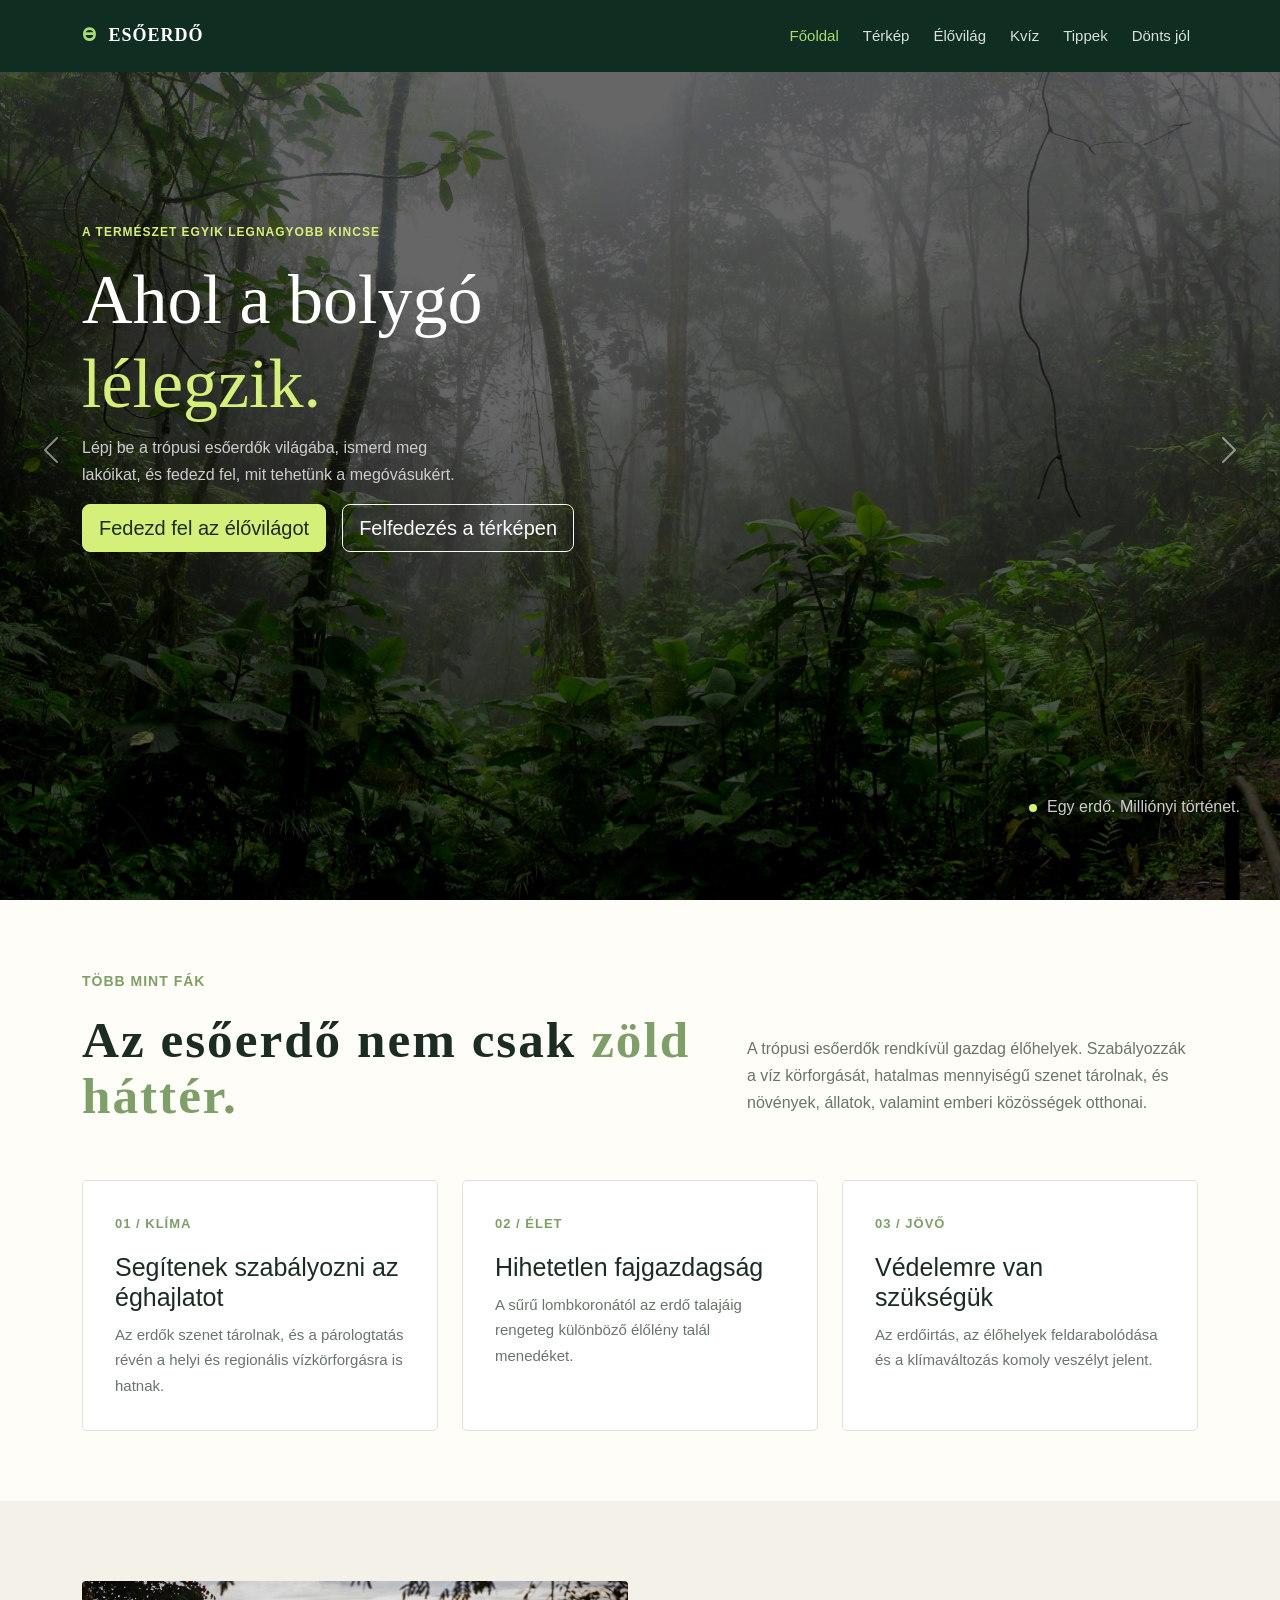
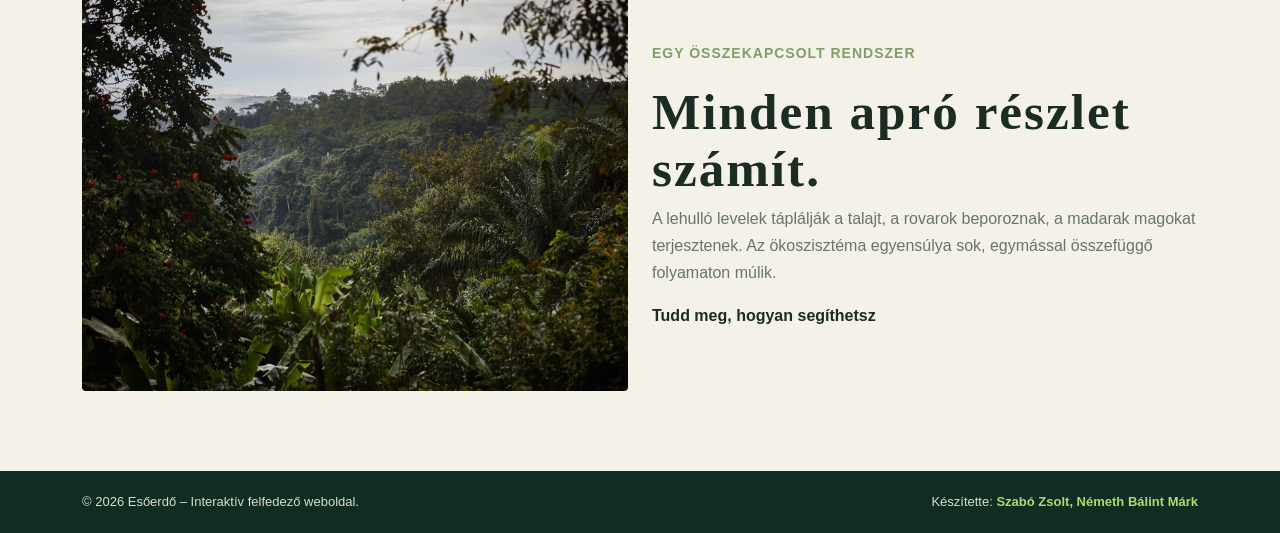
<file: index.html>
<!doctype html>
<html lang="hu">

<head>
    <meta charset="utf-8">
    <meta name="viewport" content="width=device-width, initial-scale=1">

    <title>Esőerdők világa – Interaktív felfedező weboldal</title>

    <link href="https://cdn.jsdelivr.net/npm/bootstrap@5.3.3/dist/css/bootstrap.min.css" rel="stylesheet">
    <link rel="stylesheet" href="https://cdn.jsdelivr.net/npm/bootstrap-icons@1.13.2/font/bootstrap-icons.min.css">
    <link rel="stylesheet" href="css/style.css">
    <link rel="stylesheet" href="css/mobile.css">
    <link rel="icon" type="image/x-icon" href="/images/favicon.ico">
</head>

<body>

    <header>
        <div class="header-bg">
            <nav class="navbar navbar-expand-lg navbar-dark site-nav">
                <div class="container">

                    <a class="navbar-brand" href="index.html">
                        <span class="icon">ϴ</span> Esőerdő
                    </a>

                    <button class="navbar-toggler" type="button" data-bs-toggle="collapse" data-bs-target="#mainNav"
                        aria-controls="mainNav" aria-expanded="false" aria-label="Navigáció megnyitása">

                        <span class="navbar-toggler-icon"></span>
                    </button>

                    <div class="collapse navbar-collapse" id="mainNav">
                        <ul class="navbar-nav ms-auto">

                            <li class="nav-item">
                                <a class="nav-link active" aria-current="page" href="index.html">Főoldal</a>
                            </li>

                            <li class="nav-item">
                                <a class="nav-link" href="./pages/terkep.html">Térkép</a>
                            </li>

                            <li class="nav-item">
                                <a class="nav-link" href="./pages/elovilag.html">Élővilág</a>
                            </li>

                            <li class="nav-item">
                                <a class="nav-link" href="./pages/quiz.html">Kvíz</a>
                            </li>

                            <li class="nav-item">
                                <a class="nav-link" href="./pages/tippek.html">Tippek</a>
                            </li>

                            <li class="nav-item">
                                <a class="nav-link" href="./pages/dontsjol.html">Dönts jól</a>
                            </li>

                        </ul>
                    </div>

                </div>
            </nav>
        </div>
        <div id="heroCarousel" class="carousel slide" data-bs-ride="carousel">

            <div class="carousel-inner">

                <div class="carousel-item active">
                    <div class="hero-slide" style="background-image: url('images/headerBg.jpg')"></div>
                </div>

                <div class="carousel-item">
                    <div class="hero-slide" style="background-image: url('images/headerBg2.jpg')"></div>
                </div>

                <div class="carousel-item">
                    <div class="hero-slide" style="background-image: url('images/headerBg3.jpg')"></div>
                </div>

            </div>

            <button class="carousel-control-prev" type="button" data-bs-target="#heroCarousel" data-bs-slide="prev">

                <span class="carousel-control-prev-icon" aria-hidden="true"></span>
                <span class="visually-hidden">Előző</span>
            </button>

            <button class="carousel-control-next" type="button" data-bs-target="#heroCarousel" data-bs-slide="next">

                <span class="carousel-control-next-icon" aria-hidden="true"></span>
                <span class="visually-hidden">Következő</span>
            </button>

        </div>
        <div class="container hero-content">

            <p class="eyebrow">A természet egyik legnagyobb kincse</p>

            <h1>
                Ahol a bolygó<br>
                <span>lélegzik.</span>
            </h1>

            <p class="hero-lead">
                Lépj be a trópusi esőerdők világába, ismerd meg lakóikat,
                és fedezd fel, mit tehetünk a megóvásukért.
            </p>

            <div class="d-flex flex-wrap gap-3">

                <a class="btn btn-lime btn-lg" href="./pages/elovilag.html">
                    Fedezd fel az élővilágot
                </a>

                <a class="btn btn-outline-light btn-lg" href="./pages/terkep.html">
                    Felfedezés a térképen
                </a>

            </div>

        </div>

        <div class="hero-note">
            <span class="pulse-dot"></span>
            Egy erdő. Milliónyi történet.
        </div>

    </header>

    <main>
        <section class="section-pad container">

            <div class="row align-items-end g-4 mb-5">

                <div class="col-lg-7">
                    <p class="title-text">Több mint fák</p>

                    <h2 class="section-title">
                        Az esőerdő nem csak <span>zöld háttér.</span>
                    </h2>
                </div>

                <div class="col-lg-5">
                    <p class="muted-copy">
                        A trópusi esőerdők rendkívül gazdag élőhelyek.
                        Szabályozzák a víz körforgását, hatalmas mennyiségű
                        szenet tárolnak, és növények, állatok, valamint
                        emberi közösségek otthonai.
                    </p>
                </div>

            </div>

            <div class="row g-4">

                <div class="col-md-4">
                    <article class="feature-card">

                        <p class="stat">01 / KLÍMA</p>

                        <h3>Segítenek szabályozni az éghajlatot</h3>

                        <p>
                            Az erdők szenet tárolnak, és a párologtatás
                            révén a helyi és regionális vízkörforgásra
                            is hatnak.
                        </p>

                    </article>
                </div>

                <div class="col-md-4">
                    <article class="feature-card">

                        <p class="stat">02 / ÉLET</p>

                        <h3>Hihetetlen fajgazdagság</h3>

                        <p>
                            A sűrű lombkoronától az erdő talajáig rengeteg
                            különböző élőlény talál menedéket.
                        </p>

                    </article>
                </div>

                <div class="col-md-4">
                    <article class="feature-card">

                        <p class="stat">03 / JÖVŐ</p>

                        <h3>Védelemre van szükségük</h3>

                        <p>
                            Az erdőirtás, az élőhelyek feldarabolódása
                            és a klímaváltozás komoly veszélyt jelent.
                        </p>

                    </article>
                </div>

            </div>

        </section>
        <section class="image-band">

            <div class="container">

                <div class="row align-items-center">

                    <div class="col-lg-6 desktop-index-image">
                        <img class="rounded-image" src="images/mainImg.jpg" alt="A trópusi esőerdő sűrű növényzete"
                            loading="lazy">
                    </div>

                    <div class="col-lg-6">

                        <p class="title-text">Egy összekapcsolt rendszer</p>

                        <h2 class="section-title">
                            Minden apró részlet számít.
                        </h2>

                        <p class="muted-copy">
                            A lehulló levelek táplálják a talajt, a rovarok
                            beporoznak, a madarak magokat terjesztenek.
                            Az ökoszisztéma egyensúlya sok, egymással
                            összefüggő folyamaton múlik.
                        </p>

                        <a class="text-link" href="./pages/tippek.html">
                            Tudd meg, hogyan segíthetsz
                        </a>

                    </div>

                    <div class="col-lg-6 d-none mobile-index-image mt-3">
                        <img class="rounded-image" src="images/mainImg.jpg" alt="A trópusi esőerdő sűrű növényzete"
                            loading="lazy">
                    </div>

                </div>

            </div>

        </section>

    </main>
    <footer class="site-footer">

        <div class="container d-flex flex-column flex-md-row
            justify-content-between gap-2">

            <span>
                © 2026 Esőerdő – Interaktív felfedező weboldal.
            </span>

            <span>
                Készítette:
                <strong>Szabó Zsolt, Németh Bálint Márk</strong>
            </span>

        </div>

    </footer>

    <audio autoplay loop>
        <source src="sounds/rainforest.mp3" type="audio/mpeg">
    </audio>

    <script src="https://cdn.jsdelivr.net/npm/bootstrap@5.3.3/dist/js/bootstrap.bundle.min.js"></script>

</body>

</html>
</file>
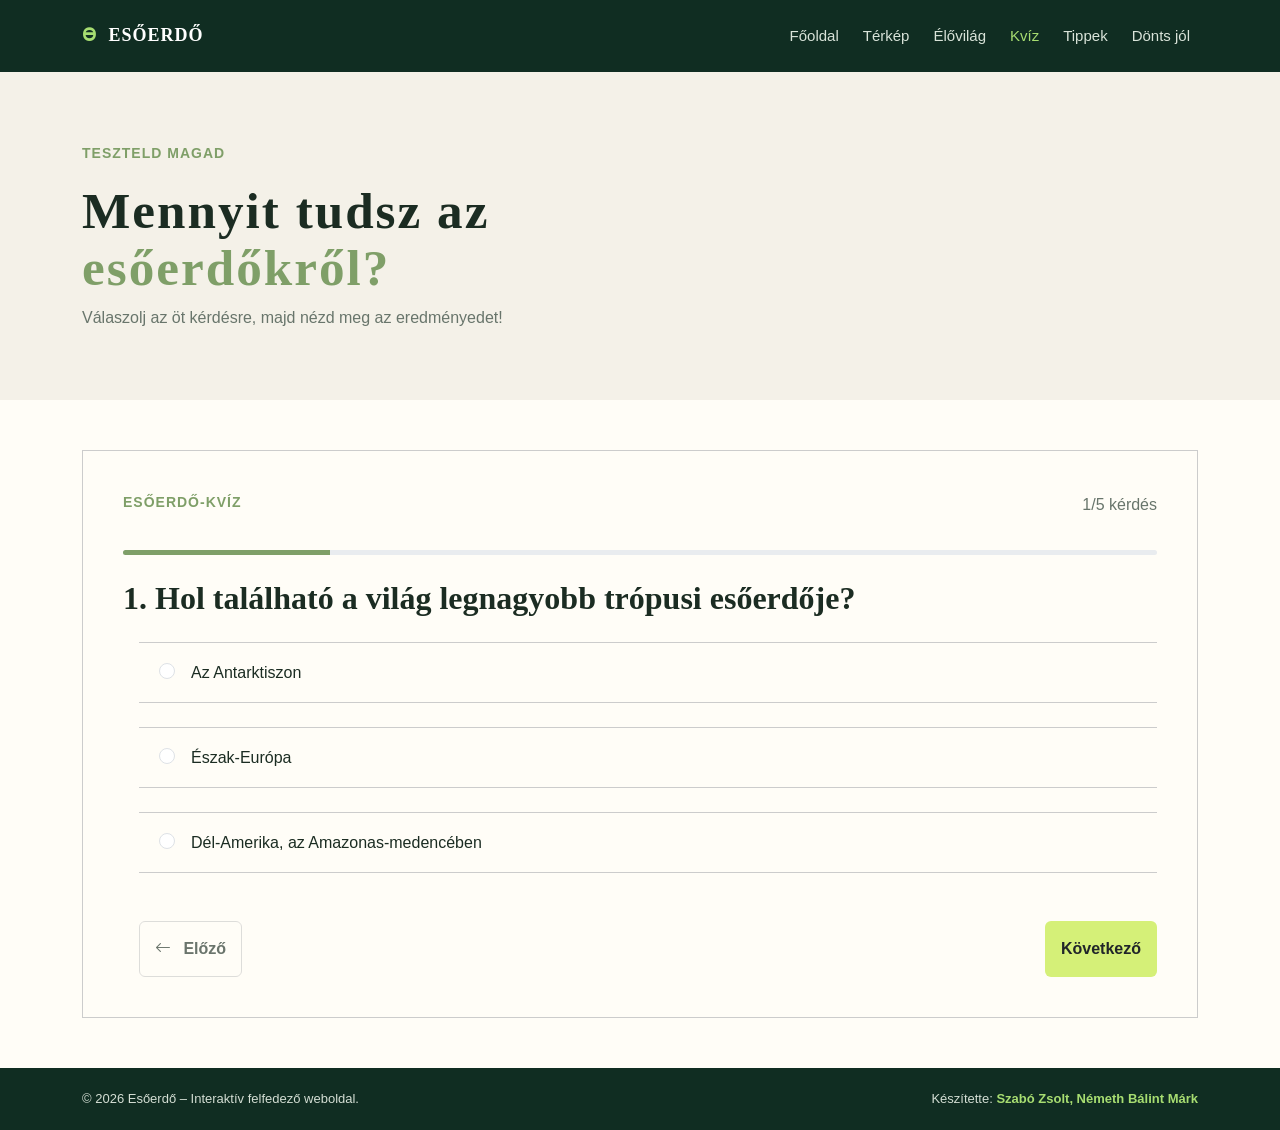
<file: pages/quiz.html>
<!DOCTYPE html>
<html lang="hu">

<head>
    <meta charset="utf-8">
    <meta name="viewport" content="width=device-width, initial-scale=1">

    <title>Esőerdők világa – Interaktív felfedező weboldal</title>

    <link href="https://cdn.jsdelivr.net/npm/bootstrap@5.3.3/dist/css/bootstrap.min.css" rel="stylesheet">
    <link rel="stylesheet" href="https://cdn.jsdelivr.net/npm/bootstrap-icons@1.13.2/font/bootstrap-icons.min.css">
    <link rel="stylesheet" href="../css/style.css">
    <link rel="stylesheet" href="../css/mobile.css">
    <link rel="icon" type="image/x-icon" href="../images/favicon.ico">
</head>

<body>

    <header class="side-header">
        <nav class="navbar navbar-expand-lg navbar-dark site-nav">
            <div class="container">

                <a class="navbar-brand" href="../index.html">
                    <span class="icon">ϴ</span> Esőerdő
                </a>

                <button class="navbar-toggler" type="button" data-bs-toggle="collapse" data-bs-target="#mainNav"
                    aria-controls="mainNav" aria-expanded="false" aria-label="Navigáció megnyitása">

                    <span class="navbar-toggler-icon"></span>
                </button>

                <div class="collapse navbar-collapse" id="mainNav">
                    <ul class="navbar-nav ms-auto">

                        <li class="nav-item">
                            <a class="nav-link" href="../index.html">Főoldal</a>
                        </li>

                        <li class="nav-item">
                            <a class="nav-link" href="../pages/terkep.html">Térkép</a>
                        </li>

                        <li class="nav-item">
                            <a class="nav-link" href="../pages/elovilag.html">Élővilág</a>
                        </li>

                        <li class="nav-item">
                            <a class="nav-link active" href="../pages/quiz.html">Kvíz</a>
                        </li>

                        <li class="nav-item">
                            <a class="nav-link" href="../pages/tippek.html">Tippek</a>
                        </li>

                        <li class="nav-item">
                            <a class="nav-link" href="../pages/dontsjol.html">Dönts jól</a>
                        </li>

                    </ul>
                </div>

            </div>
        </nav>
        <section class="title-row">
            <div class="container">
                <div class="row align-items-end g-4 mb-5">

                    <div class="col-lg-7">
                        <p class="title-text">Teszteld magad</p>

                        <h2 class="section-title">
                            Mennyit tudsz az <span>esőerdőkről?</span>
                        </h2>
                        <p class="muted-copy">
                            Válaszolj az öt kérdésre, majd nézd meg az eredményedet!
                        </p>
                    </div>
                </div>
            </div>
        </section>
    </header>
    <main>
        <section class="container">
            <div class="quiz">
                <div class="d-flex quiz-texts">
                    <p class="title-text">Esőerdő-kvíz</p>
                    <p class="progress-text"><span class="progress-num">1</span>/5 kérdés</p>
                </div>
                <div class="progress mt-3" role="progressbar" aria-label="Basic example" aria-valuenow="0"
                    aria-valuemin="0" aria-valuemax="100">
                    <div class="progress-bar" style="width: 20%"></div>
                </div>
                <h2 class="mt-4 quiz-question">1. Hol található...</h2>
                <div class="answer-options">

                </div>
                <div class="d-flex quiz-buttons mt-5 ms-3">
                    <button class="btn quiz-previous" onclick="pageQuestion(-1)"><i class="bi bi-arrow-left me-2"></i>
                        Előző</button>
                    <button class="btn quiz-next" onclick="pageQuestion(1)">Következő <i
                            class="bi bi-arrow-right ms-2"></i></button>
                </div>
            </div>
        </section>
    </main>

    <footer class="site-footer">

        <div class="container d-flex flex-column flex-md-row
            justify-content-between gap-2">

            <span>
                © 2026 Esőerdő – Interaktív felfedező weboldal.
            </span>

            <span>
                Készítette:
                <strong>Szabó Zsolt, Németh Bálint Márk</strong>
            </span>

        </div>

    </footer>

    <audio autoplay loop>
        <source src="../sounds/rainforest.mp3" type="audio/mpeg">
    </audio>

    <script src="https://cdn.jsdelivr.net/npm/bootstrap@5.3.3/dist/js/bootstrap.bundle.min.js"></script>
    <script src="../js/questions.js"></script>
    <script src="../js/Question.js"></script>
    <script src="../js/script.js" defer></script>

</body>

</html>
</file>
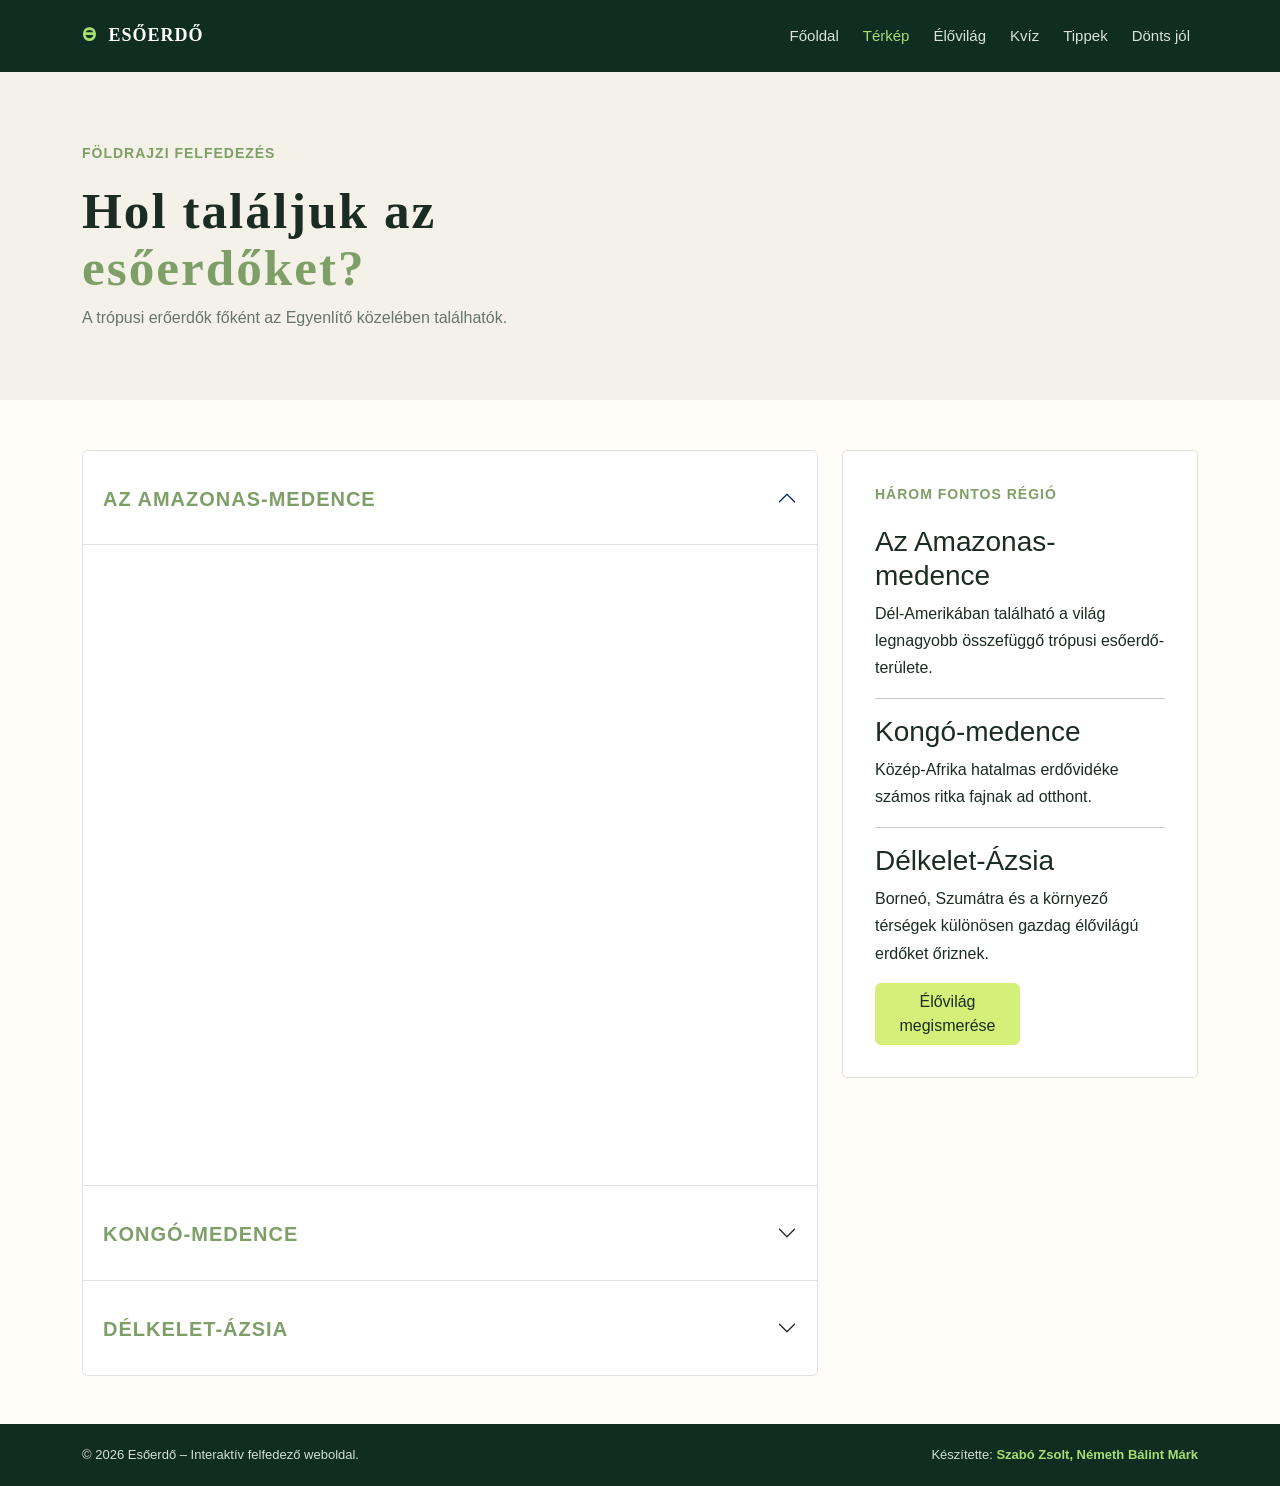
<file: pages/terkep.html>
<!doctype html>
<html lang="hu">

<head>
    <meta charset="utf-8">
    <meta name="viewport" content="width=device-width, initial-scale=1">

    <title>Esőerdők világa – Interaktív felfedező weboldal</title>

    <link href="https://cdn.jsdelivr.net/npm/bootstrap@5.3.3/dist/css/bootstrap.min.css" rel="stylesheet">
    <link rel="stylesheet" href="https://cdn.jsdelivr.net/npm/bootstrap-icons@1.13.2/font/bootstrap-icons.min.css">
    <link rel="stylesheet" href="../css/style.css">
    <link rel="stylesheet" href="../css/mobile.css">
    <link rel="icon" type="image/x-icon" href="../images/favicon.ico">
</head>

<body>

    <header class="side-header">
        <nav class="navbar navbar-expand-lg navbar-dark site-nav">
            <div class="container">

                <a class="navbar-brand" href="../index.html">
                    <span class="icon">ϴ</span> Esőerdő
                </a>

                <button class="navbar-toggler" type="button" data-bs-toggle="collapse" data-bs-target="#mainNav"
                    aria-controls="mainNav" aria-expanded="false" aria-label="Navigáció megnyitása">

                    <span class="navbar-toggler-icon"></span>
                </button>

                <div class="collapse navbar-collapse" id="mainNav">
                    <ul class="navbar-nav ms-auto">

                        <li class="nav-item">
                            <a class="nav-link" href="../index.html">Főoldal</a>
                        </li>

                        <li class="nav-item">
                            <a class="nav-link active" href="terkep.html">Térkép</a>
                        </li>

                        <li class="nav-item">
                            <a class="nav-link" href="elovilag.html">Élővilág</a>
                        </li>

                        <li class="nav-item">
                            <a class="nav-link" href="quiz.html">Kvíz</a>
                        </li>

                        <li class="nav-item">
                            <a class="nav-link" href="tippek.html">Tippek</a>
                        </li>

                        <li class="nav-item">
                            <a class="nav-link" href="dontsjol.html">Dönts jól</a>
                        </li>

                    </ul>
                </div>

            </div>
        </nav>
    </header>

    <main>
        <section class="title-row">
            <div class="container">
                <div class="row align-items-end g-4 mb-5">

                    <div class="col-lg-7">
                        <p class="title-text">Földrajzi felfedezés</p>

                        <h2 class="section-title">
                            Hol találjuk az <span>esőerdőket?</span>
                        </h2>
                        <p class="muted-copy">
                            A trópusi erőerdők főként az Egyenlítő közelében találhatók.
                        </p>
                    </div>
                </div>
            </div>
        </section>

   
<section class="container mb-40">
    <div class="row g-4 align-items-start">
        <div class="col-lg-8">
            <div class="accordion mb-5" id="forestAccordion">

                <div class="accordion-item">
                    <h2 class="accordion-header">
                        <button class="accordion-button" type="button"
                            data-bs-toggle="collapse"
                            data-bs-target="#collapseOne"
                            aria-expanded="true"
                            aria-controls="collapseOne">
                           <span class="title-text">Az Amazonas-medence</span> 
                        </button>
                    </h2>

                    <div id="collapseOne"
                        class="accordion-collapse collapse show"
                        data-bs-parent="#forestAccordion">
                        <div class="accordion-body">
                            <iframe class="w-100" height="600"
                                style="border:0"
                                allowfullscreen
                                loading="lazy"
                                src="https://www.google.com/maps/embed/v1/place?key=AIzaSyBVizdQeh3udy11xDc5Ao2YStR2gLc-rfc&amp;q=amazonas%20rainforest&amp;maptype=satellite&amp;zoom=5">
                            </iframe>
                        </div>
                    </div>
                </div>

                <div class="accordion-item">
                    <h2 class="accordion-header">
                        <button class="accordion-button collapsed" type="button"
                            data-bs-toggle="collapse"
                            data-bs-target="#collapseTwo"
                            aria-expanded="false"
                            aria-controls="collapseTwo">
                           <span class="title-text">Kongó-medence</span>
                        </button>
                    </h2>

                    <div id="collapseTwo"
                        class="accordion-collapse collapse"
                        data-bs-parent="#forestAccordion">
                        <div class="accordion-body">
                            <iframe class="w-100" height="600"
                                style="border:0"
                                allowfullscreen
                                loading="lazy"
                                src="https://www.google.com/maps/embed/v1/place?key=AIzaSyBVizdQeh3udy11xDc5Ao2YStR2gLc-rfc&amp;q=congo%20basin&amp;maptype=satellite&amp;zoom=5">
                            </iframe>
                        </div>
                    </div>
                </div>
                <div class="accordion-item">
                    <h2 class="accordion-header">
                        <button class="accordion-button collapsed" type="button"
                            data-bs-toggle="collapse"
                            data-bs-target="#collapseThree"
                            aria-expanded="false"
                            aria-controls="collapseThree">
                           <span class="title-text">Délkelet-Ázsia</span> 
                        </button>
                    </h2>

                    <div id="collapseThree"
                        class="accordion-collapse collapse"
                        data-bs-parent="#forestAccordion">
                        <div class="accordion-body">
                            <iframe class="w-100" height="600"
                                style="border:0"
                                allowfullscreen
                                loading="lazy"
                                src="https://www.google.com/maps/embed/v1/place?key=AIzaSyBVizdQeh3udy11xDc5Ao2YStR2gLc-rfc&amp;q=south%20asia&amp;maptype=satellite&amp;zoom=5">
                            </iframe>
                        </div>
                    </div>
                </div>

            </div>
        </div>

        <div class="col-lg-4">
            <div class="info-card map-info">

                <p class="title-text">Három fontos régió</p>

                <h3>Az Amazonas-medence</h3>
                <p>Dél-Amerikában található a világ legnagyobb összefüggő trópusi esőerdő-területe.</p>

                <hr>

                <h3>Kongó-medence</h3>
                <p>Közép-Afrika hatalmas erdővidéke számos ritka fajnak ad otthont.</p>

                <hr>

                <h3>Délkelet-Ázsia</h3>
                <p>Borneó, Szumátra és a környező térségek különösen gazdag élővilágú erdőket őriznek.</p>

                <a class="btn btn-lime w-50 mt-6"
                    href="elovilag.html">
                    Élővilág megismerése
                </a>

            </div>
        </div>

    </div>
</section>



    </main>
    <footer class="site-footer">

        <div class="container d-flex flex-column flex-md-row
            justify-content-between gap-2">

            <span>
                © 2026 Esőerdő – Interaktív felfedező weboldal.
            </span>

            <span>
                Készítette:
                <strong>Szabó Zsolt, Németh Bálint Márk</strong>
            </span>

        </div>

    </footer>

    <audio autoplay loop>
        <source src="../sounds/rainforest.mp3" type="audio/mpeg">
    </audio>

    <script src="https://cdn.jsdelivr.net/npm/bootstrap@5.3.3/dist/js/bootstrap.bundle.min.js"></script>
    

</body>

</html>
</file>
<file: css/style.css>
html {
    scroll-behavior: smooth;
}

body,
.accordion-item .title-text {
    font-family: "DM Sans", sans-serif;
}

body,
.btn-lime,
.btn-outline-light:hover,
.text-link,
a {
    color: #1b2c22;
}

body {
    margin: 0;
    background-color: #fffdf7;
    line-height: 1.7;
}

.site-nav,
.rounded-image,
.species-card img {
    width: 100%;
}

.site-nav,
.site-footer,
header {
    background-color: #102d22;
}

.site-nav {
    position: sticky;
    top: 0;
    left: 0;
    backdrop-filter: blur(8px);
    -webkit-backdrop-filter: blur(8px);
    padding: 15px 0;
    z-index: 10;
}

.navbar-brand,
.eyebrow,
.title-text,
.stat {
    letter-spacing: 1px;
}

.navbar-brand,
.eyebrow,
.title-text,
.stat,
.text-link,
h2,
.quiz-buttons button,
.species-tag {
    font-weight: 700;
}

.navbar-brand,
h1,
h2,
.tip-number {
    font-family: "Playfair Display", serif;
}

.navbar-brand,
.eyebrow,
.title-text,
.species-tag {
    text-transform: uppercase;
}

.navbar-brand {
    font-size: 18px;
}

.icon,
.site-footer strong {
    color: #a7dd71;
}

.icon,
.pulse-dot {
    margin-right: 6px;
}

.nav-link,
.feature-card p:last-child {
    font-size: 15px;
}

.nav-link {
    color: #d9e3d9 !important;
    margin-left: 8px;
}

.nav-link:hover,
.nav-link.active {
    color: #a7dd71 !important;
}

.site-footer,
.stat {
    font-size: 13px;
}

.site-footer {
    color: #d4ded4;
    padding: 20px 0;
}

header,
.hero-content {
    position: relative;
}

header {
    height: 100vh;
    min-height: 600px;
}

#heroCarousel,
header::after,
.hero-note {
    position: absolute;
}

#heroCarousel,
header::after {
    inset: 0;
}

#heroCarousel,
#heroCarousel .carousel-inner,
#heroCarousel .carousel-item,
.hero-slide,
.feature-card,
.species-card,
.tip-card {
    height: 100%;
}

.hero-slide {
    background-repeat: no-repeat;
    background-size: cover;
    background-position: center center;
}

header::after {
    content: "";
    background-color: rgba(0, 0, 0, 0.6);
    z-index: 1;
    pointer-events: none;
}

.hero-content,
.hero-note {
    z-index: 2;
}

.hero-content {
    padding-top: 150px;
}

.eyebrow,
h1 span {
    color: #d5f078;
}

.eyebrow,
.species-tag {
    font-size: 12px;
}

h1,
.btn-lime:hover {
    color: #fff;
}

h1 {
    font-size: 70px;
}

.hero-lead,
.hero-note {
    color: #ccc;
}

.hero-lead {
    width: 35%;
}

.hero-note {
    bottom: 80px;
    right: 40px;
}

.pulse-dot,
.species-tag {
    display: inline-block;
}

.pulse-dot,
.btn-lime,
.quiz-buttons button:last-of-type {
    background-color: #d5f078;
}

.pulse-dot {
    width: 8px;
    height: 8px;
    border-radius: 50%;
}

.btn-lime {
    border-color: #d5f078;
}

.btn-lime:hover {
    background-color: #39614a;
}

.btn-lime:active {
    background-color: #d5f078 !important;
    border-color: #d5f078 !important;
    color: #1b2c22 !important;
}

.title-text,
.species-body p {
    font-size: 14px;
}

.title-text,
.section-title span,
.stat,
.text-link:hover,
a:hover,
.tip-number {
    color: #7f9f68;
}

.progress-bar{
    background-color: #7f9f68;
}

.title-text {
    margin-bottom: 18px;
}

.section-pad,
.title-row {
    padding-top: 70px;
}

.section-pad {
    padding-bottom: 70px;
}

.section-title {
    font-size: clamp(2.2rem, 4vw, 3.8rem);
    line-height: 1.1;
    letter-spacing: 2px;
}

.muted-copy,
.feature-card p:last-child,
.progress-text,
.species-body p,
.tip-card p,
.note-panel p {
    color: #68756b;
}

.feature-card {
    padding: 32px;
    border: 1px solid #dce2d6;
    background: #fff;
    border-radius: 5px;
    transition: transform 0.25s, box-shadow 0.25s;
}

.feature-card:hover,
.species-card:hover,
.tip-card:hover {
    transform: translateY(-5px);
    box-shadow: 0 18px 40px #163b2614;
}

.feature-card h3 {
    font-size: 25px;
    margin: 10px 0;
}

.feature-card p:last-child {
    margin-bottom: 0;
}

.image-band {
    background: #f4f1e8;
    padding: 80px 0;
}

.rounded-image {
    height: 410px;
    object-fit: cover;
    border-radius: 4px;
}

.text-link,
a {
    text-decoration: none;
}

#heroCarousel .carousel-control-prev,
#heroCarousel .carousel-control-next {
    z-index: 3;
    width: 8%;
}

.map,
.map-info {
    border: 1px solid #dce2d6;
    border-radius: 5px;
    background-color: #fff;
    margin-bottom: 40px;
}

.map-info {
    padding: 32px;
}

.title-row {
    background-color: #F4F1E8;
    padding-bottom: 5px;
    margin-bottom: 50px;
}

.side-header {
    height: auto;
    min-height: 0;
    background-color: transparent;
}

.side-header::after {
    display: none;
}

.progress-text {
    font-size: 16px;
}

.quiz-texts,
.quiz-buttons {
    justify-content: space-between;
}

.quiz {
    border: 1px solid #ccc;
    padding: 40px;
    margin-bottom: 50px;
}

.progress {
    height: 5px;
}

.form-check {
    border-top: 1px solid #ccc;
    border-bottom: 1px solid #ccc;
}

.quiz-buttons button {
    padding: 15px;
}

.quiz-buttons button:first-of-type {
    border: 1px solid #ccc;
}

.species-card {
    background: #fff;
    border: 1px solid #dce2d6;
    border-radius: 5px;
    overflow: hidden;
    transition: transform .25s, box-shadow .25s;
}

.species-card img {
    height: 240px;
    object-fit: cover;
    background-attachment: fixed;
    background: transparent;
}

.species-body {
    padding: 20px;
}

.species-tag {
    letter-spacing: 1.2px;
    color: #557747;
    margin-bottom: 10px;
}

.species-body h2,
.tip-card h2,
.note-panel h2 {
    font-size: 25px;
}

.species-body p,
.tip-card p,
.note-panel p {
    margin-bottom: 0;
}

.elovilag,
.tippek {
    margin-bottom: 40px;
}

.forest-precent,
.choose-label {
    justify-content: space-between;
}

.tip-card {
    display: flex;
    gap: 20px;
    padding: 32px;
    background: #fff;
    border: 1px solid #dce2d6;
    border-radius: 5px;
    transition: transform 0.25s, box-shadow 0.25s;
}

.tip-number {
    font-size: 40px;
    line-height: 1;
}

.note-panel {
    padding: 32px;
    background: #f4f1e8;
    border-left: 4px solid #7f9f68;
}

.choose {
    cursor: pointer;
}

.accordion-button {
    background-color: #fff !important;
}

.accordion-item .title-text {
    font-size: 20px;
    margin-top: 20px;
}
</file>
<file: css/mobile.css>
@media only screen and (max-width:800px) {
    .slide button, .hero-lead, .hero-note {
        display: none;
    }

    h1 {
        margin-bottom: 30px;
        font-size: 60px;
    }

    .desktop-index-image {
        display: none;
    }

    .mobile-index-image {
        display: inline-block !important;
    }

    .answer-options label {
        display: inline;
        line-break: normal;
    }

    .accordion-item .title-text {
        font-size: 18px;
    }
}
</file>
